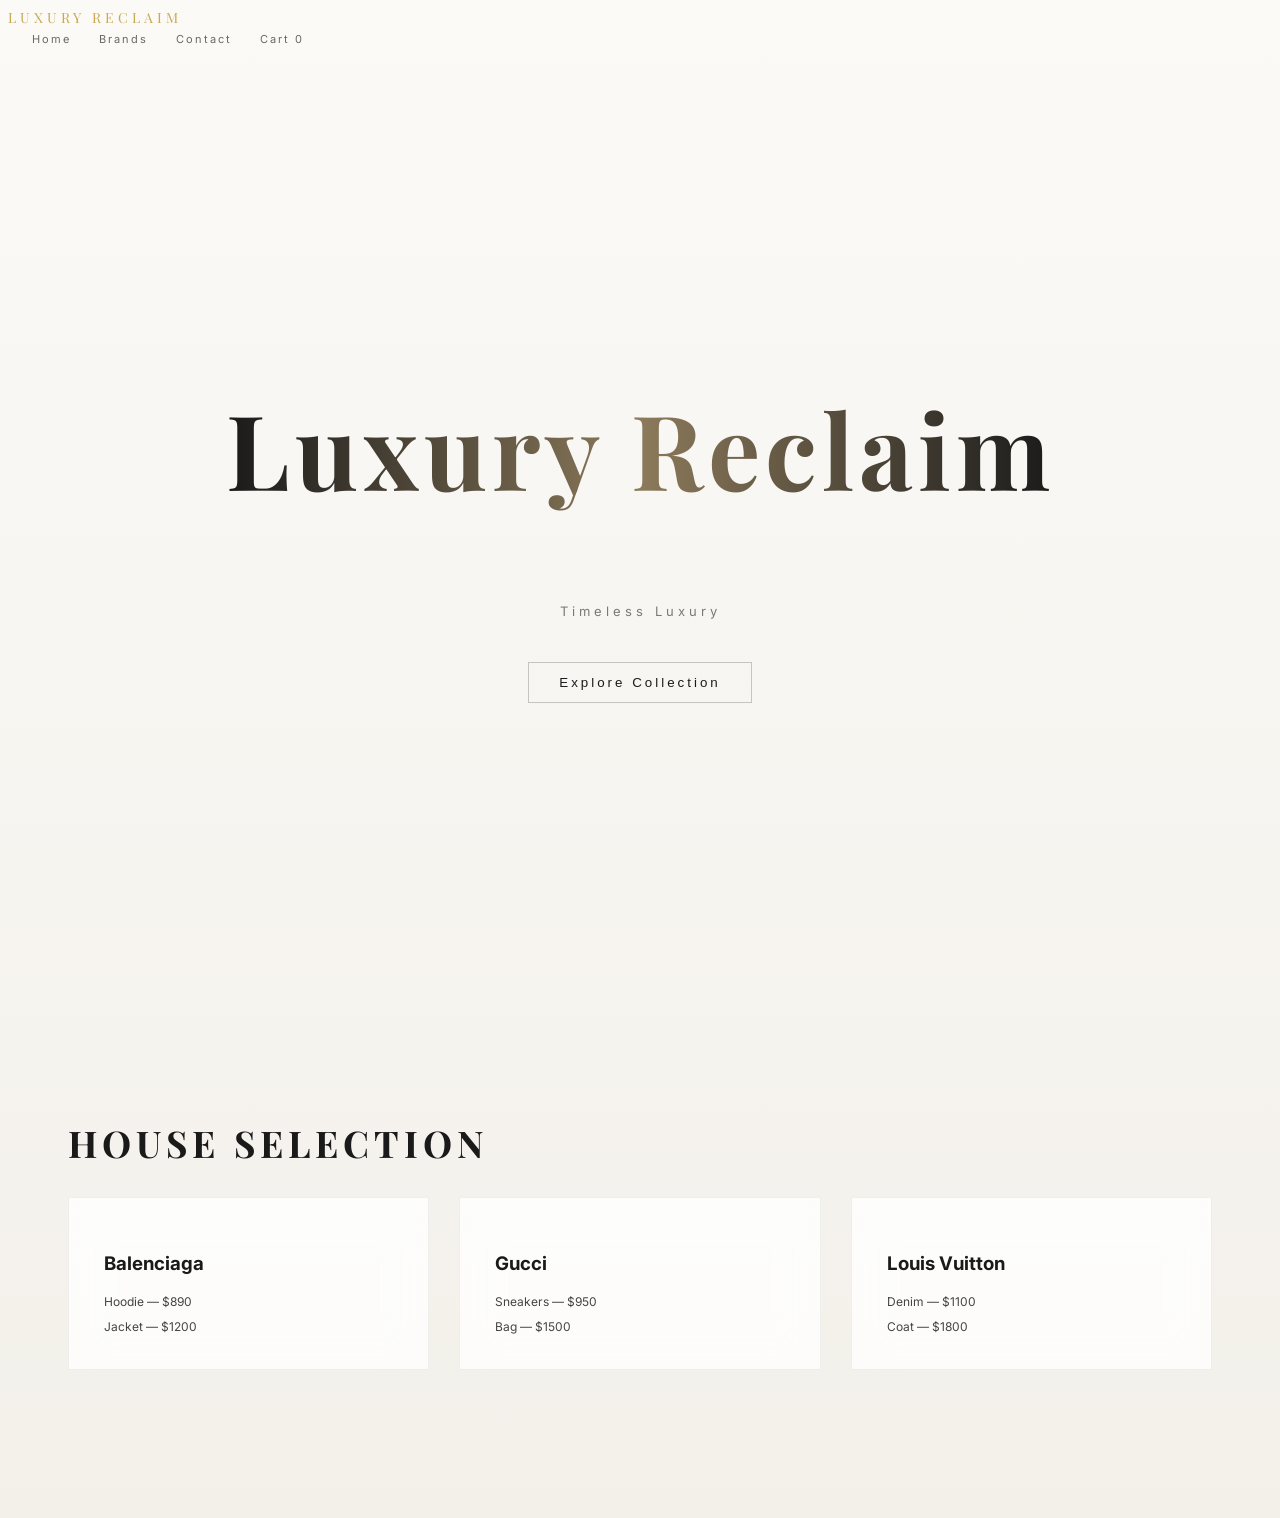
<file: index.html>
<!DOCTYPE html>
<html lang="en">
<head>
  <meta charset="UTF-8">
  <title>Luxury Reclaim</title>

  <link href="https://fonts.googleapis.com/css2?family=Playfair+Display:wght@400;600&family=Inter:wght@300;400;500&display=swap" rel="stylesheet">

  <link rel="stylesheet" href="style.css">
</head>

<body>

<!-- HEADER (NO LOGO) -->
<header>
  <div class="brand-name">LUXURY RECLAIM</div>

  <nav>
    <a href="index.html">Home</a>
    <a href="#brands">Brands</a>
    <a href="contact.html">Contact</a>
    <a href="cart.html">Cart <span id="cartCount">0</span></a>
  </nav>
</header>

<!-- HERO -->
<section class="hero">
  <div class="hero-inner">
    <h1 class="title">Luxury Reclaim</h1>
    <p class="subtitle" id="subtitle">Timeless Luxury</p>
    <button onclick="scrollToBrands()">Explore Collection</button>
  </div>
</section>

<!-- BRANDS -->
<section class="brands" id="brands">
  <h2>HOUSE SELECTION</h2>

  <div class="brand-grid">

    <div class="brand-card">
      <h3>Balenciaga</h3>
      <div class="product" onclick="addToCart('Balenciaga Hoodie', 890)">Hoodie — $890</div>
      <div class="product" onclick="addToCart('Balenciaga Jacket', 1200)">Jacket — $1200</div>
    </div>

    <div class="brand-card">
      <h3>Gucci</h3>
      <div class="product" onclick="addToCart('Gucci Sneakers', 950)">Sneakers — $950</div>
      <div class="product" onclick="addToCart('Gucci Bag', 1500)">Bag — $1500</div>
    </div>

    <div class="brand-card">
      <h3>Louis Vuitton</h3>
      <div class="product" onclick="addToCart('LV Denim', 1100)">Denim — $1100</div>
      <div class="product" onclick="addToCart('LV Coat', 1800)">Coat — $1800</div>
    </div>

  </div>
</section>

<script src="script.js"></script>
</body>
</html>
</file>
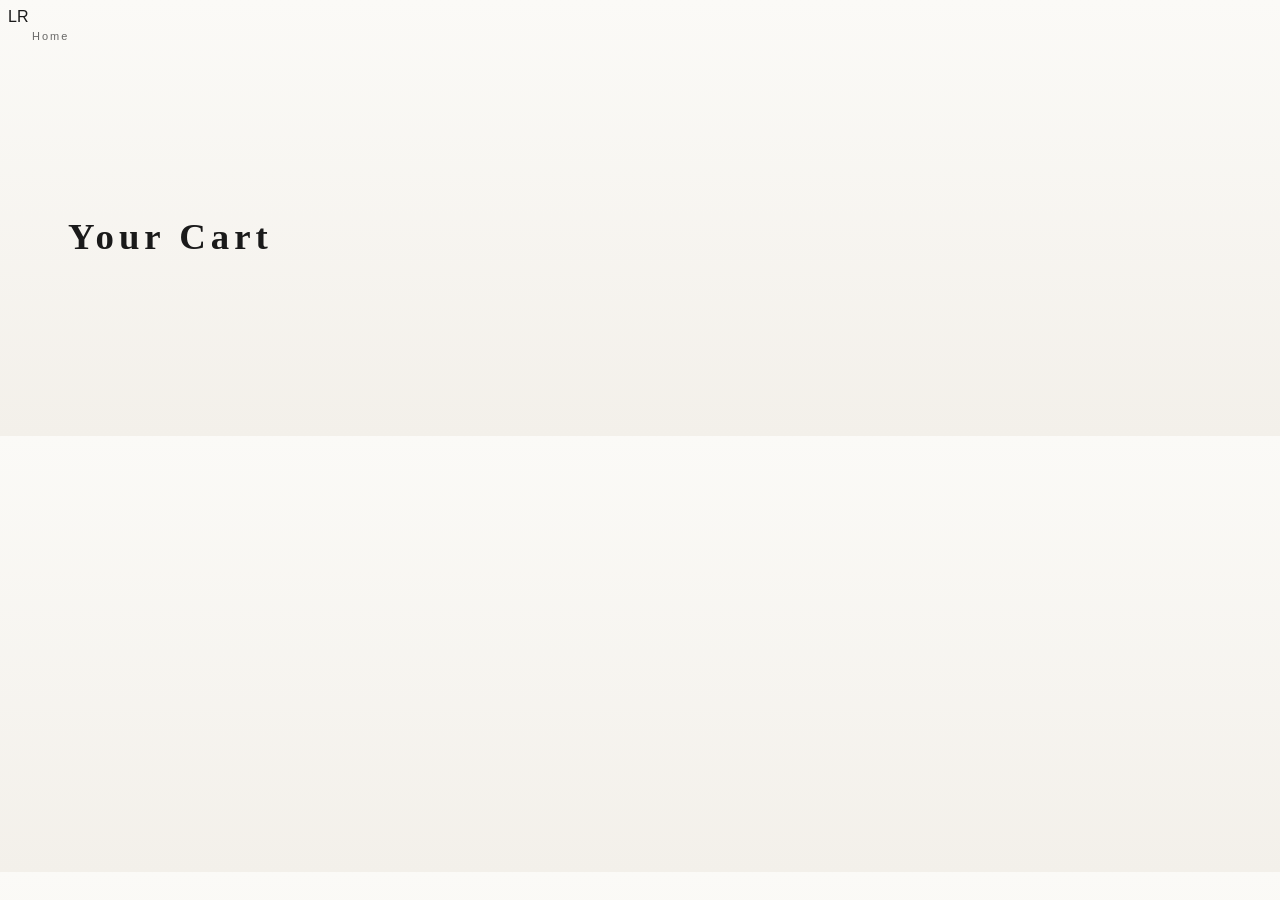
<file: cart.html>
<!DOCTYPE html>
<html>
<head>
  <title>Cart</title>
  <link rel="stylesheet" href="style.css">
</head>

<body>

<header>
  <div class="logo">LR</div>
  <nav>
    <a href="index.html">Home</a>
  </nav>
</header>

<section class="brands">
  <h2>Your Cart</h2>
  <div id="cartItems"></div>
</section>

<script>
let cart = JSON.parse(localStorage.getItem("cart")) || [];

const container = document.getElementById("cartItems");

cart.forEach(item => {
  const div = document.createElement("div");
  div.className = "brand-card";
  div.innerHTML = `<h3>${item.name}</h3><p>$${item.price}</p>`;
  container.appendChild(div);
});
</script>

</body>
</html>
</file>
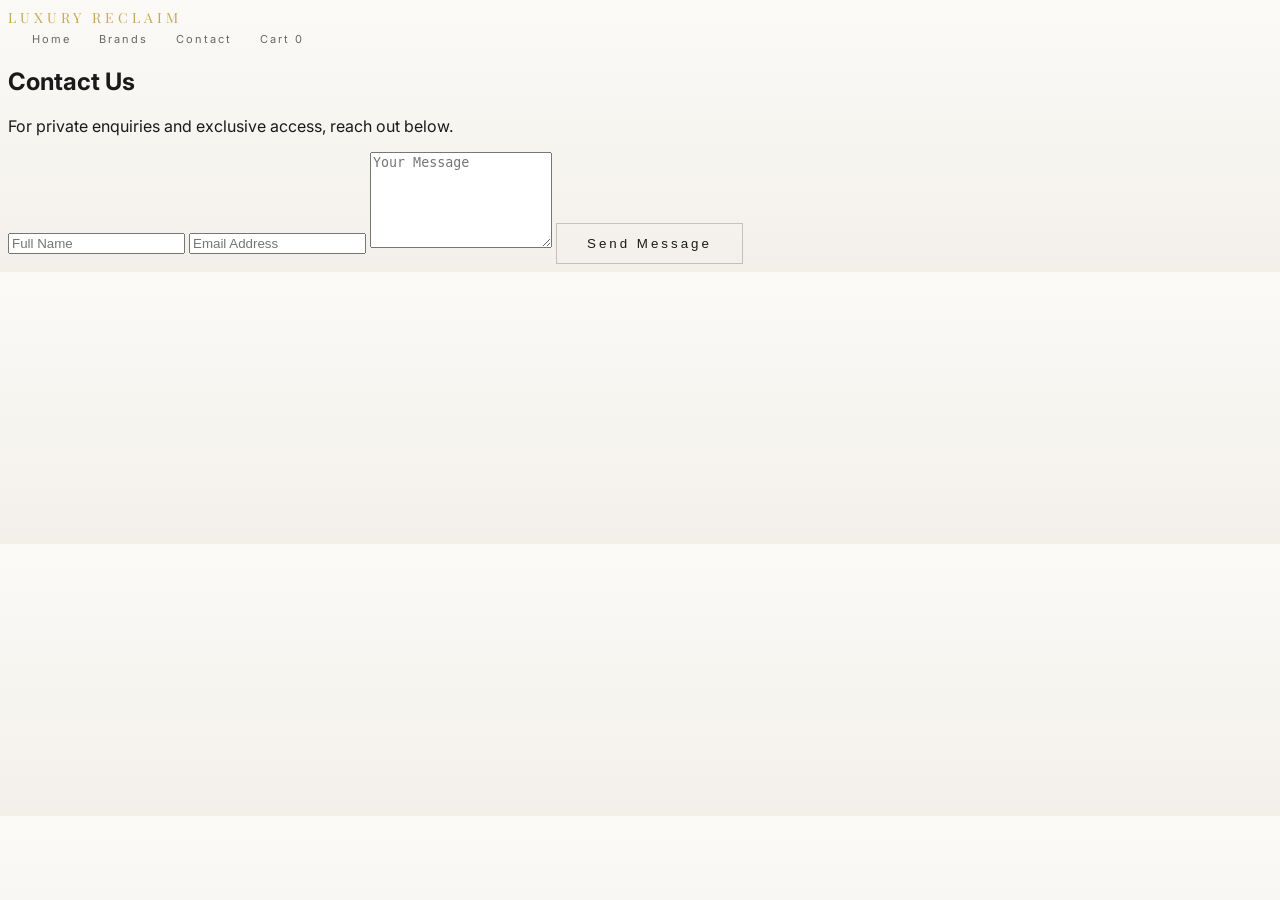
<file: contact.html>
<!DOCTYPE html>
<html lang="en">
<head>
  <meta charset="UTF-8">
  <title>Contact | Luxury Reclaim</title>

  <link href="https://fonts.googleapis.com/css2?family=Playfair+Display:wght@400;600&family=Inter:wght@300;400;500&display=swap" rel="stylesheet">

  <link rel="stylesheet" href="style.css">
</head>

<body>

<!-- HEADER -->
<header>
  <div class="brand-name">LUXURY RECLAIM</div>

  <nav>
    <a href="index.html">Home</a>
    <a href="index.html#brands">Brands</a>
    <a href="contact.html">Contact</a>
    <a href="cart.html">Cart <span id="cartCount">0</span></a>
  </nav>
</header>

<!-- CONTACT SECTION -->
<section class="contact">

  <div class="contact-container">

    <h1>Contact Us</h1>
    <p class="contact-subtitle">For private enquiries and exclusive access, reach out below.</p>

    <form>
      <input type="text" placeholder="Full Name" required>
      <input type="email" placeholder="Email Address" required>
      <textarea placeholder="Your Message" rows="6" required></textarea>

      <button type="submit">Send Message</button>
    </form>

  </div>

</section>

</body>
</html>
</file>
<file: style.css>
/* 🌤 COUTURE LIGHT LUXURY THEME */
body {
  background: linear-gradient(180deg, #fbfaf7 0%, #f3f0ea 100%);
  color: #1a1a1a;
  font-family: 'Inter', sans-serif;
  overflow-x: hidden;
}

/* 🪞 LIGHT GLASS HEADER */
.glass-header {
  position: fixed;
  top: 0;
  width: 100%;
  padding: 14px 60px;

  display: flex;
  justify-content: space-between;
  align-items: center;

  background: rgba(255, 255, 255, 0.65);
  backdrop-filter: blur(25px);
  border-bottom: 1px solid rgba(0,0,0,0.06);
  z-index: 9999;
}

/* 🪶 LOGO (LIGHT VERSION) */
.logo-img {
  height: 34px;
  width: auto;
  opacity: 0.9;
  transition: 0.4s ease;
}

.logo-img:hover {
  transform: scale(1.05);
  opacity: 1;
}

/* NAV (LIGHT LUXURY) */
nav a {
  margin-left: 24px;
  font-size: 11px;
  letter-spacing: 2px;
  text-decoration: none;
  color: #2b2b2b;
  opacity: 0.7;
  transition: 0.3s;
}

nav a:hover {
  opacity: 1;
  color: #000;
}

/* ✨ HERO (EDITORIAL LUXURY) */
.hero {
  height: 100vh;
  display: flex;
  justify-content: center;
  align-items: center;
  text-align: center;
}

/* MAIN TITLE */
.title {
  font-family: 'Playfair Display', serif;
  font-size: 6.5rem;
  letter-spacing: 5px;

  background: linear-gradient(90deg, #1a1a1a, #8c7a5b, #1a1a1a);
  -webkit-background-clip: text;
  -webkit-text-fill-color: transparent;

  animation: shimmer 8s infinite linear;
}

/* SUBTITLE */
.subtitle {
  margin-top: 12px;
  letter-spacing: 4px;
  font-size: 13px;
  color: #5a5a5a;
  opacity: 0.8;
}

/* BUTTON (LIGHT LUXURY) */
button {
  margin-top: 30px;
  padding: 12px 30px;

  border: 1px solid rgba(0,0,0,0.2);
  background: transparent;

  color: #1a1a1a;
  letter-spacing: 3px;
  cursor: pointer;
  transition: 0.4s;
}

button:hover {
  background: #1a1a1a;
  color: white;
  transform: translateY(-2px);
}

/* 🏛 BRANDS (COUTURE STYLE) */
.brands {
  padding: 140px 60px;
}

.brands h2 {
  font-family: 'Playfair Display', serif;
  font-size: 2.3rem;
  letter-spacing: 5px;
  color: #1a1a1a;
}

/* GRID */
.brand-grid {
  display: grid;
  grid-template-columns: repeat(3, 1fr);
  gap: 30px;
}

/* 🪞 SOFT LUXURY CARDS */
.brand-card {
  padding: 35px;

  background: rgba(255,255,255,0.8);
  border: 1px solid rgba(0,0,0,0.06);

  backdrop-filter: blur(20px);
  transition: 0.5s ease;
}

.brand-card:hover {
  transform: translateY(-10px);
  border-color: rgba(0,0,0,0.15);
}

/* PRODUCT TEXT */
.product {
  margin-top: 10px;
  font-size: 12px;
  color: #444;
  cursor: pointer;
  transition: 0.3s;
}

.product:hover {
  color: #000;
  transform: translateX(6px);
}
.brand-name {
  font-family: "Playfair Display", serif;
  letter-spacing: 4px;
  font-size: 14px;
  color: #C8A951;
}
</file>
